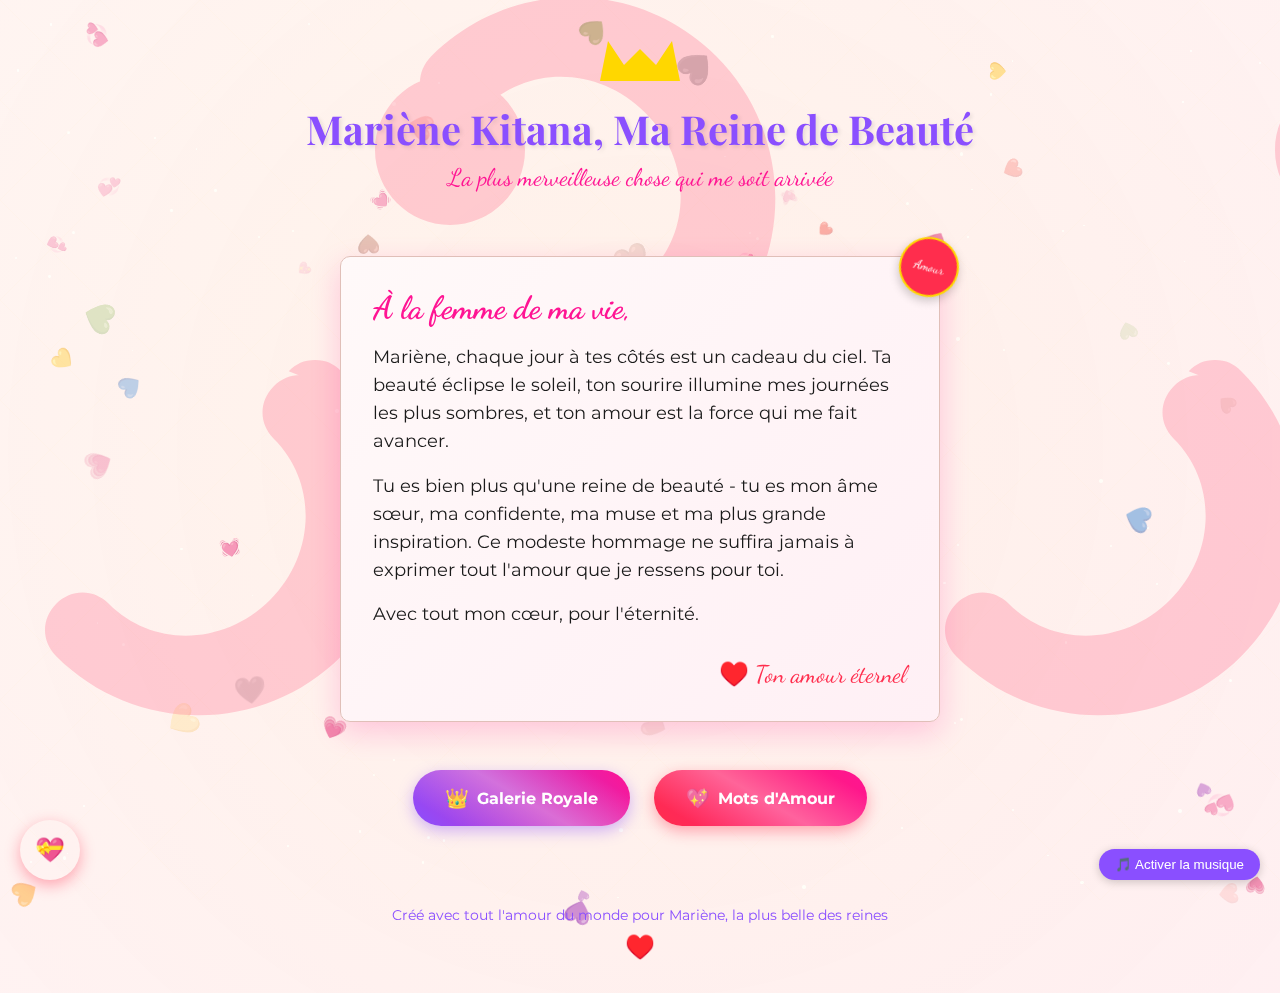
<file: attached_assets/kitana/index.html>
<!DOCTYPE html>
<html lang="fr">
<head>
    <meta charset="UTF-8">
    <meta name="viewport" content="width=device-width, initial-scale=1.0">
    <title>Marienne, Ma Reine de Beauté</title>
    <link rel="stylesheet" href="style.css">
    <link href="https://fonts.googleapis.com/css2?family=Playfair+Display:wght@400;700&family=Montserrat:wght@300;400;700&family=Dancing+Script:wght@700&display=swap" rel="stylesheet">
    <link rel="stylesheet" href="https://cdnjs.cloudflare.com/ajax/libs/animate.css/4.1.1/animate.min.css">
</head>
<body>
    <div class="luxury-overlay"></div>
    <div class="diamond-sparkle"></div>
    <div class="heart-pulse"></div>
    
    <header class="royal-header">
        <div class="crown-container">
            <div class="crown animate__animated animate__tada animate__infinite"></div>
        </div>
        <h1 class="animate__animated animate__fadeInDown">Mariène Kitana, Ma Reine de Beauté</h1>
        <p class="subtitle animate__animated animate__fadeInUp animate__delay-1s">La plus merveilleuse chose qui me soit arrivée</p>
    </header>

    <main class="love-container">
        <div class="love-letter animate__animated animate__zoomIn animate__delay-2s">
            <div class="letter-inner">
                <h2>À la femme de ma vie,</h2>
                <p>Mariène, chaque jour à tes côtés est un cadeau du ciel. Ta beauté éclipse le soleil, ton sourire illumine mes journées les plus sombres, et ton amour est la force qui me fait avancer.</p>
                <p>Tu es bien plus qu'une reine de beauté - tu es mon âme sœur, ma confidente, ma muse et ma plus grande inspiration. Ce modeste hommage ne suffira jamais à exprimer tout l'amour que je ressens pour toi.</p>
                <p>Avec tout mon cœur, pour l'éternité.</p>
                <div class="signature">♥️ Ton amour éternel</div>
            </div>
            <div class="seal"></div>
        </div>

        <div class="navigation-buttons">
            <a href="galerie.html" class="btn royal-btn animate__animated animate__bounceIn animate__delay-3s">
                <span class="btn-icon">👑</span> Galerie Royale
            </a>
            <a href="remerciement.html" class="btn love-btn animate__animated animate__bounceIn animate__delay-4s">
                <span class="btn-icon">💖</span> Mots d'Amour
            </a>
        </div>
    </main>

    <div class="floating-hearts"></div>
    <div class="premium-glow"></div>

    <footer class="royal-footer">
        <p>Créé avec tout l'amour du monde pour Mariène, la plus belle des reines</p>
        <div class="footer-heart animate__animated animate__pulse animate__infinite">♥️</div>
    </footer>

    <script src="yong.js"></script>
</body>
</html>
</file>
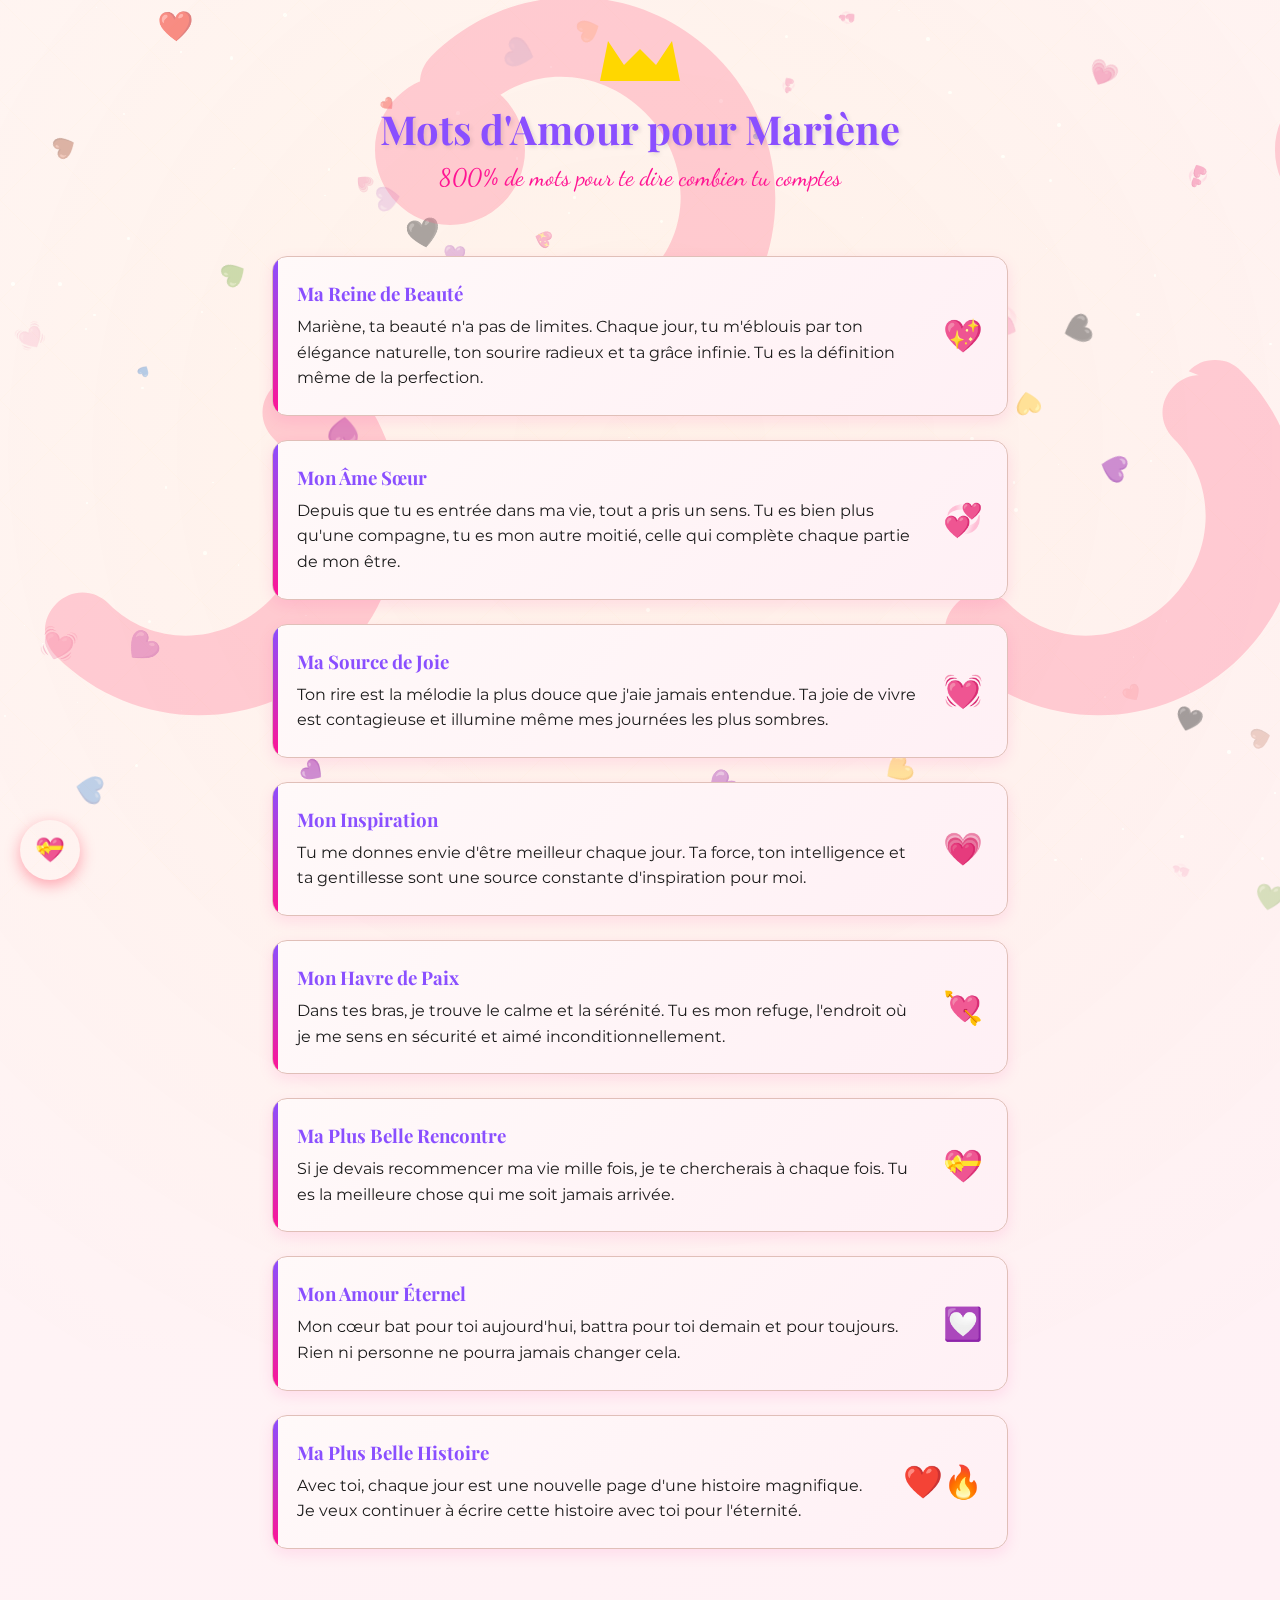
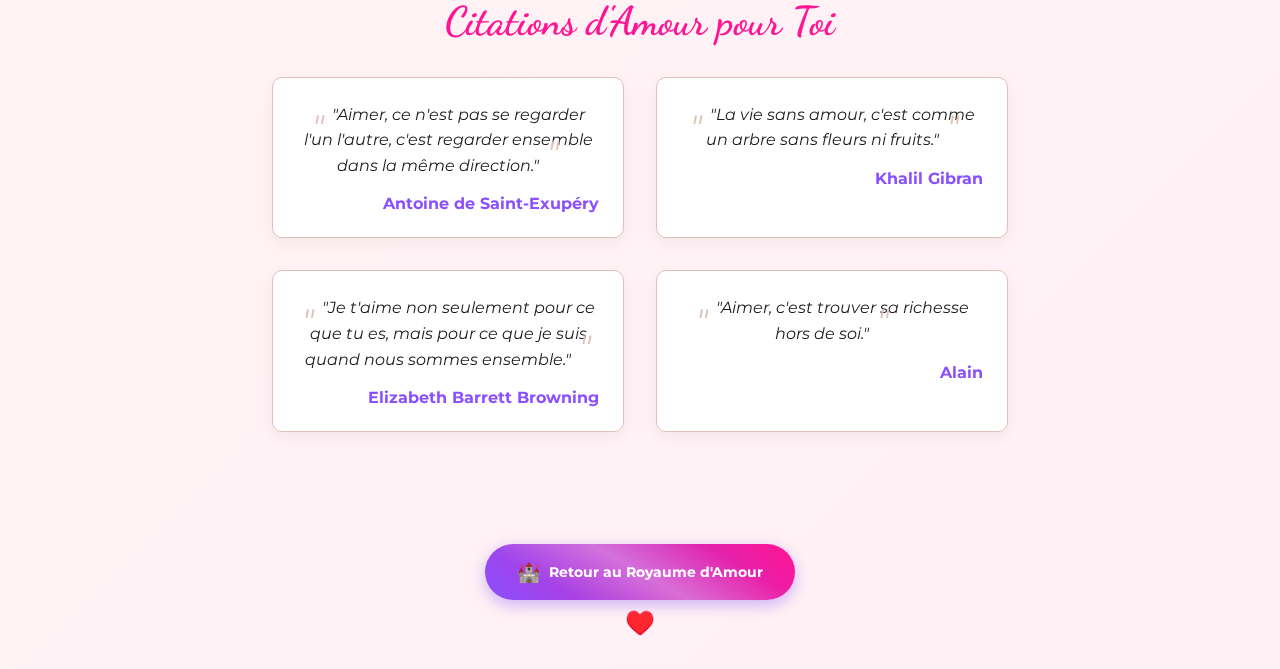
<file: attached_assets/kitana/remerciement.html>
<!DOCTYPE html>
<html lang="fr">
<head>
    <meta charset="UTF-8">
    <meta name="viewport" content="width=device-width, initial-scale=1.0">
    <title>Mots d'Amour - Marienne, Ma Reine de Beauté</title>
    <link rel="stylesheet" href="style.css">
    <link href="https://fonts.googleapis.com/css2?family=Playfair+Display:wght@400;700&family=Montserrat:wght@300;400;700&family=Dancing+Script:wght@700&display=swap" rel="stylesheet">
    <link rel="stylesheet" href="https://cdnjs.cloudflare.com/ajax/libs/animate.css/4.1.1/animate.min.css">
</head>
<body>
    <div class="luxury-overlay"></div>
    <div class="diamond-sparkle"></div>
    <div class="heart-pulse"></div>
    
    <header class="royal-header">
        <div class="crown-container">
            <div class="crown animate__animated animate__tada animate__infinite"></div>
        </div>
        <h1 class="animate__animated animate__fadeInDown">Mots d'Amour pour Mariène</h1>
        <p class="subtitle animate__animated animate__fadeInUp animate__delay-1s">800% de mots pour te dire combien tu comptes</p>
    </header>

    <main class="thanks-container">
        <div class="love-messages">
            <div class="message-card animate__animated animate__fadeInLeft animate__delay-2s">
                <div class="message-content">
                    <h3>Ma Reine de Beauté</h3>
                    <p>Mariène, ta beauté n'a pas de limites. Chaque jour, tu m'éblouis par ton élégance naturelle, ton sourire radieux et ta grâce infinie. Tu es la définition même de la perfection.</p>
                </div>
                <div class="message-heart">💖</div>
            </div>
            
            <div class="message-card animate__animated animate__fadeInRight animate__delay-3s">
                <div class="message-content">
                    <h3>Mon Âme Sœur</h3>
                    <p>Depuis que tu es entrée dans ma vie, tout a pris un sens. Tu es bien plus qu'une compagne, tu es mon autre moitié, celle qui complète chaque partie de mon être.</p>
                </div>
                <div class="message-heart">💞</div>
            </div>
            
            <div class="message-card animate__animated animate__fadeInLeft animate__delay-4s">
                <div class="message-content">
                    <h3>Ma Source de Joie</h3>
                    <p>Ton rire est la mélodie la plus douce que j'aie jamais entendue. Ta joie de vivre est contagieuse et illumine même mes journées les plus sombres.</p>
                </div>
                <div class="message-heart">💓</div>
            </div>
            
            <div class="message-card animate__animated animate__fadeInRight animate__delay-5s">
                <div class="message-content">
                    <h3>Mon Inspiration</h3>
                    <p>Tu me donnes envie d'être meilleur chaque jour. Ta force, ton intelligence et ta gentillesse sont une source constante d'inspiration pour moi.</p>
                </div>
                <div class="message-heart">💗</div>
            </div>
            
            <div class="message-card animate__animated animate__fadeInLeft">
                <div class="message-content">
                    <h3>Mon Havre de Paix</h3>
                    <p>Dans tes bras, je trouve le calme et la sérénité. Tu es mon refuge, l'endroit où je me sens en sécurité et aimé inconditionnellement.</p>
                </div>
                <div class="message-heart">💘</div>
            </div>
            
            <div class="message-card animate__animated animate__fadeInRight">
                <div class="message-content">
                    <h3>Ma Plus Belle Rencontre</h3>
                    <p>Si je devais recommencer ma vie mille fois, je te chercherais à chaque fois. Tu es la meilleure chose qui me soit jamais arrivée.</p>
                </div>
                <div class="message-heart">💝</div>
            </div>
            
            <div class="message-card animate__animated animate__fadeInLeft">
                <div class="message-content">
                    <h3>Mon Amour Éternel</h3>
                    <p>Mon cœur bat pour toi aujourd'hui, battra pour toi demain et pour toujours. Rien ni personne ne pourra jamais changer cela.</p>
                </div>
                <div class="message-heart">💟</div>
            </div>
            
            <div class="message-card animate__animated animate__fadeInRight">
                <div class="message-content">
                    <h3>Ma Plus Belle Histoire</h3>
                    <p>Avec toi, chaque jour est une nouvelle page d'une histoire magnifique. Je veux continuer à écrire cette histoire avec toi pour l'éternité.</p>
                </div>
                <div class="message-heart">❤️🔥</div>
            </div>
        </div>
        
        <div class="love-quotes">
            <h2 class="animate__animated animate__fadeIn">Citations d'Amour pour Toi</h2>
            <div class="quotes-container">
                <div class="quote animate__animated animate__zoomIn">
                    <blockquote>"Aimer, ce n'est pas se regarder l'un l'autre, c'est regarder ensemble dans la même direction."</blockquote>
                    <cite>Antoine de Saint-Exupéry</cite>
                </div>
                <div class="quote animate__animated animate__zoomIn">
                    <blockquote>"La vie sans amour, c'est comme un arbre sans fleurs ni fruits."</blockquote>
                    <cite>Khalil Gibran</cite>
                </div>
                <div class="quote animate__animated animate__zoomIn">
                    <blockquote>"Je t'aime non seulement pour ce que tu es, mais pour ce que je suis quand nous sommes ensemble."</blockquote>
                    <cite>Elizabeth Barrett Browning</cite>
                </div>
                <div class="quote animate__animated animate__zoomIn">
                    <blockquote>"Aimer, c'est trouver sa richesse hors de soi."</blockquote>
                    <cite>Alain</cite>
                </div>
            </div>
        </div>
    </main>

    <div class="floating-hearts"></div>
    <div class="premium-glow"></div>

    <footer class="royal-footer">
        <a href="index.html" class="btn royal-btn">
            <span class="btn-icon">🏰</span> Retour au Royaume d'Amour
        </a>
        <div class="footer-heart animate__animated animate__pulse animate__infinite">♥️</div>
    </footer>

    <script src="yong.js"></script>
</body>
</html>
</file>
<file: attached_assets/kitana/style.css>
/* Variables royales */
:root {
    --royal-purple: #8a4fff;
    --gold: #ffd700;
    --rose-gold: #e0bfb8;
    --deep-pink: #ff1493;
    --soft-pink: #ffb6c1;
    --diamond-white: #f0f8ff;
    --luxury-black: #1a1a1a;
    --heart-red: #ff2d4d;
}

/* Reset et base royale */
* {
    margin: 0;
    padding: 0;
    box-sizing: border-box;
}

body {
    font-family: 'Montserrat', sans-serif;
    background: linear-gradient(135deg, #fff5f5 0%, #fff0f5 100%);
    color: var(--luxury-black);
    overflow-x: hidden;
    position: relative;
}

/* Overlay de luxe */
.luxury-overlay {
    position: fixed;
    top: 0;
    left: 0;
    width: 100%;
    height: 100%;
    background: url('data:image/svg+xml;utf8,<svg xmlns="http://www.w3.org/2000/svg" width="100" height="100" viewBox="0 0 100 100"><path fill="none" stroke="%23ffd70020" stroke-width="0.5" d="M0,0 L100,100 M100,0 L0,100"/></svg>');
    opacity: 0.3;
    z-index: -1;
}

/* Effets diamant */
.diamond-sparkle {
    position: fixed;
    width: 100%;
    height: 100%;
    background: url('data:image/svg+xml;utf8,<svg xmlns="http://www.w3.org/2000/svg" width="20" height="20" viewBox="0 0 20 20"><polygon fill="%23ffffff80" points="10,0 4,10 10,20 16,10"/></svg>') repeat;
    background-size: 20px 20px;
    animation: sparkle 10s linear infinite;
    z-index: -2;
    opacity: 0.1;
}

/* Effet de coeur pulsant */
.heart-pulse {
    position: fixed;
    top: 50%;
    left: 50%;
    transform: translate(-50%, -50%);
    width: 200vw;
    height: 200vh;
    background: radial-gradient(circle, var(--heart-red) 0%, transparent 70%);
    opacity: 0;
    z-index: -3;
    animation: pulse 8s ease-out infinite;
}

/* En-tête royal */
.royal-header {
    text-align: center;
    padding: 2rem 1rem;
    position: relative;
}

.crown-container {
    margin-bottom: 1rem;
}

.crown {
    display: inline-block;
    width: 80px;
    height: 50px;
    background: url('data:image/svg+xml;utf8,<svg xmlns="http://www.w3.org/2000/svg" viewBox="0 0 100 60"><path fill="%23ffd700" d="M10,10 L30,40 L50,20 L70,40 L90,10 L100,60 L0,60 Z"/></svg>') no-repeat center;
    background-size: contain;
}

.royal-header h1 {
    font-family: 'Playfair Display', serif;
    font-size: 2.5rem;
    color: var(--royal-purple);
    margin-bottom: 0.5rem;
    text-shadow: 2px 2px 4px rgba(0,0,0,0.1);
}

.subtitle {
    font-family: 'Dancing Script', cursive;
    font-size: 1.5rem;
    color: var(--deep-pink);
}

/* Lettre d'amour */
.love-letter {
    max-width: 600px;
    margin: 2rem auto;
    padding: 2rem;
    background: linear-gradient(135deg, #fff9f9 0%, #fff0f5 100%);
    border-radius: 10px;
    box-shadow: 0 10px 30px rgba(255, 20, 147, 0.2);
    position: relative;
    border: 1px solid var(--rose-gold);
    transform-style: preserve-3d;
    transition: transform 0.5s ease;
}

.love-letter:hover {
    transform: rotateY(5deg) rotateX(2deg) translateY(-5px);
}

.letter-inner {
    position: relative;
    z-index: 2;
}

.love-letter h2 {
    font-family: 'Dancing Script', cursive;
    color: var(--deep-pink);
    margin-bottom: 1rem;
    font-size: 2rem;
}

.love-letter p {
    margin-bottom: 1rem;
    line-height: 1.6;
    font-size: 1.1rem;
}

.signature {
    font-family: 'Dancing Script', cursive;
    font-size: 1.5rem;
    text-align: right;
    margin-top: 2rem;
    color: var(--heart-red);
}

.seal {
    position: absolute;
    top: -20px;
    right: -20px;
    width: 60px;
    height: 60px;
    background: var(--heart-red);
    border-radius: 50%;
    display: flex;
    align-items: center;
    justify-content: center;
    color: white;
    font-family: 'Dancing Script', cursive;
    font-size: 0.8rem;
    box-shadow: 0 4px 10px rgba(0,0,0,0.2);
    transform: rotate(15deg);
    border: 2px solid var(--gold);
}

.seal::after {
    content: "Amour";
    position: absolute;
    color: white;
}

/* Boutons royaux */
.navigation-buttons {
    display: flex;
    justify-content: center;
    gap: 1.5rem;
    margin-top: 3rem;
    flex-wrap: wrap;
}

.btn {
    padding: 1rem 2rem;
    border-radius: 50px;
    font-weight: bold;
    text-decoration: none;
    display: inline-flex;
    align-items: center;
    transition: all 0.3s ease;
    position: relative;
    overflow: hidden;
}

.btn::after {
    content: '';
    position: absolute;
    top: -50%;
    left: -50%;
    width: 200%;
    height: 200%;
    background: linear-gradient(transparent, rgba(255,255,255,0.3), transparent);
    transform: rotate(30deg);
    transition: all 0.5s ease;
}

.btn:hover::after {
    left: 100%;
}

.royal-btn {
    background: linear-gradient(45deg, var(--royal-purple), var(--deep-pink));
    color: white;
    box-shadow: 0 5px 15px rgba(138, 79, 255, 0.4);
}

.love-btn {
    background: linear-gradient(45deg, var(--heart-red), var(--deep-pink));
    color: white;
    box-shadow: 0 5px 15px rgba(255, 45, 77, 0.4);
}

.btn-icon {
    margin-right: 0.5rem;
    font-size: 1.2rem;
}

/* Coeurs flottants */
.floating-hearts {
    position: fixed;
    top: 0;
    left: 0;
    width: 100%;
    height: 100%;
    pointer-events: none;
    z-index: -1;
}

/* Effet premium */
.premium-glow {
    position: fixed;
    top: -50%;
    left: -50%;
    width: 200%;
    height: 200%;
    background: radial-gradient(circle, rgba(255,215,0,0.05) 0%, transparent 70%);
    animation: rotate-glow 20s linear infinite;
    z-index: -2;
}

/* Pied de page royal */
.royal-footer {
    text-align: center;
    padding: 2rem 1rem;
    margin-top: 3rem;
    font-size: 0.9rem;
    color: var(--royal-purple);
    position: relative;
}

.footer-heart {
    margin-top: 0.5rem;
    font-size: 1.5rem;
}

/* Animations */
@keyframes sparkle {
    0% { background-position: 0 0; }
    100% { background-position: 20px 20px; }
}

@keyframes pulse {
    0% { transform: translate(-50%, -50%) scale(0.8); opacity: 0.05; }
    50% { transform: translate(-50%, -50%) scale(1); opacity: 0.02; }
    100% { transform: translate(-50%, -50%) scale(0.8); opacity: 0.05; }
}

@keyframes rotate-glow {
    0% { transform: rotate(0deg); }
    100% { transform: rotate(360deg); }
}

/* Responsive design */
@media (max-width: 768px) {
    .royal-header h1 {
        font-size: 2rem;
    }
    
    .subtitle {
        font-size: 1.2rem;
    }
    
    .love-letter {
        padding: 1.5rem;
        margin: 1.5rem;
    }
    
    .navigation-buttons {
        flex-direction: column;
        align-items: center;
    }
    
    .btn {
        width: 80%;
        justify-content: center;
    }
}

/* Styles pour la galerie et remerciements seront inclus dans les autres fichiers */
/* Styles pour la galerie */
.gallery-container {
    padding: 2rem;
    max-width: 1200px;
    margin: 0 auto;
}

.gallery-filter {
    display: flex;
    justify-content: center;
    gap: 1rem;
    margin-bottom: 2rem;
    flex-wrap: wrap;
}

.gallery-filter button {
    padding: 0.5rem 1.5rem;
    border: none;
    background: var(--rose-gold);
    color: var(--luxury-black);
    border-radius: 50px;
    cursor: pointer;
    transition: all 0.3s ease;
    font-weight: bold;
}

.gallery-filter button.active {
    background: linear-gradient(45deg, var(--royal-purple), var(--deep-pink));
    color: white;
    box-shadow: 0 3px 10px rgba(138, 79, 255, 0.3);
}

.gallery-filter button:hover {
    transform: translateY(-2px);
    box-shadow: 0 5px 15px rgba(0,0,0,0.1);
}

.gallery-grid {
    display: grid;
    grid-template-columns: repeat(auto-fill, minmax(250px, 1fr));
    gap: 1.5rem;
    margin-bottom: 3rem;
}

.gallery-item {
    position: relative;
    border-radius: 10px;
    overflow: hidden;
    box-shadow: 0 5px 15px rgba(0,0,0,0.1);
    transition: all 0.3s ease;
    cursor: pointer;
    aspect-ratio: 1 / 1;
}

.gallery-item:hover {
    transform: translateY(-5px) scale(1.03);
    box-shadow: 0 10px 25px rgba(255, 20, 147, 0.3);
}

.gallery-item img {
    width: 100%;
    height: 100%;
    object-fit: cover;
    display: block;
}

.gallery-overlay {
    position: absolute;
    bottom: 0;
    left: 0;
    right: 0;
    background: linear-gradient(transparent, rgba(0,0,0,0.7));
    padding: 1rem;
    color: white;
    display: flex;
    justify-content: space-between;
    align-items: flex-end;
}

.gallery-caption {
    font-size: 0.9rem;
}

.gallery-icon {
    font-size: 1.5rem;
}

/* Diaporama */
.gallery-slideshow {
    position: relative;
    max-width: 800px;
    margin: 3rem auto;
    border-radius: 15px;
    overflow: hidden;
    box-shadow: 0 10px 30px rgba(0,0,0,0.2);
}

.slideshow-container {
    position: relative;
    width: 100%;
    height: 500px;
}

.slide {
    position: absolute;
    width: 100%;
    height: 100%;
    opacity: 0;
    transition: opacity 1s ease;
}

.slide.active {
    opacity: 1;
}

.slide img {
    width: 100%;
    height: 100%;
    object-fit: cover;
}

.slide-caption {
    position: absolute;
    bottom: 0;
    left: 0;
    right: 0;
    background: linear-gradient(transparent, rgba(0,0,0,0.7));
    color: white;
    padding: 1rem;
    text-align: center;
    font-family: 'Dancing Script', cursive;
    font-size: 1.5rem;
}

.prev-slide, .next-slide {
    position: absolute;
    top: 50%;
    transform: translateY(-50%);
    background: rgba(255,255,255,0.5);
    border: none;
    color: var(--luxury-black);
    font-size: 1.5rem;
    padding: 1rem;
    cursor: pointer;
    border-radius: 50%;
    transition: all 0.3s ease;
    z-index: 10;
}

.prev-slide:hover, .next-slide:hover {
    background: rgba(255,255,255,0.8);
}

.prev-slide {
    left: 20px;
}

.next-slide {
    right: 20px;
}

/* Styles pour les remerciements */
.thanks-container {
    max-width: 800px;
    margin: 0 auto;
    padding: 2rem;
}

.love-messages {
    display: grid;
    grid-template-columns: 1fr;
    gap: 1.5rem;
    margin-bottom: 3rem;
}

.message-card {
    background: linear-gradient(135deg, #fff9f9 0%, #fff0f5 100%);
    border-radius: 15px;
    padding: 1.5rem;
    display: flex;
    align-items: center;
    box-shadow: 0 5px 15px rgba(255, 20, 147, 0.1);
    border: 1px solid var(--rose-gold);
    transition: all 0.3s ease;
    position: relative;
    overflow: hidden;
}

.message-card::before {
    content: '';
    position: absolute;
    top: 0;
    left: 0;
    width: 5px;
    height: 100%;
    background: linear-gradient(to bottom, var(--royal-purple), var(--deep-pink));
}

.message-card:hover {
    transform: translateY(-5px);
    box-shadow: 0 10px 25px rgba(255, 20, 147, 0.2);
}

.message-content {
    flex: 1;
}

.message-content h3 {
    color: var(--royal-purple);
    margin-bottom: 0.5rem;
    font-family: 'Playfair Display', serif;
}

.message-content p {
    color: var(--luxury-black);
    line-height: 1.6;
}

.message-heart {
    font-size: 2rem;
    margin-left: 1.5rem;
    animation: float 3s ease-in-out infinite;
}

.love-quotes {
    text-align: center;
    margin-top: 3rem;
}

.love-quotes h2 {
    font-family: 'Dancing Script', cursive;
    color: var(--deep-pink);
    font-size: 2.5rem;
    margin-bottom: 2rem;
}

.quotes-container {
    display: grid;
    grid-template-columns: repeat(auto-fit, minmax(300px, 1fr));
    gap: 2rem;
}

.quote {
    background: white;
    padding: 1.5rem;
    border-radius: 10px;
    box-shadow: 0 5px 15px rgba(0,0,0,0.05);
    border: 1px solid var(--rose-gold);
}

.quote blockquote {
    font-style: italic;
    color: var(--luxury-black);
    margin-bottom: 1rem;
    line-height: 1.6;
    position: relative;
}

.quote blockquote::before, .quote blockquote::after {
    content: '"';
    font-size: 2rem;
    color: var(--rose-gold);
    line-height: 0;
}

.quote blockquote::before {
    vertical-align: bottom;
    margin-right: 0.5rem;
}

.quote blockquote::after {
    vertical-align: top;
    margin-left: 0.5rem;
}

.quote cite {
    display: block;
    text-align: right;
    color: var(--royal-purple);
    font-style: normal;
    font-weight: bold;
}

/* Animations supplémentaires */
@keyframes float {
    0% { transform: translateY(0) rotate(0deg); }
    50% { transform: translateY(-10px) rotate(5deg); }
    100% { transform: translateY(0) rotate(0deg); }
}

/* Effets pour la galerie lightbox */
.lg-backdrop {
    background-color: rgba(0, 0, 0, 0.9) !important;
}

.lg-outer .lg-thumb-outer {
    background-color: rgba(0, 0, 0, 0.7) !important;
}

.lg-actions .lg-next, .lg-actions .lg-prev {
    background-color: rgba(255, 20, 147, 0.5) !important;
}

.lg-toolbar {
    background-color: rgba(0, 0, 0, 0.45) !important;
}


/* ---------------------------- */
/* EFFETS BONUS SUPPLÉMENTAIRES */
/* ---------------------------- */

/* 1. Effet de pluie de pétales de rose */
.rose-petals {
    position: fixed;
    top: 0;
    left: 0;
    width: 100%;
    height: 100%;
    pointer-events: none;
    z-index: -1;
    background-image: url('data:image/svg+xml;utf8,<svg xmlns="http://www.w3.org/2000/svg" viewBox="0 0 24 24" fill="%23ff6b8b"><path d="M12 2C13.1 2 14 2.9 14 4s-.9 2-2 2-2-.9-2-2 .9-2 2-2zm6 7c-.3 0-.5-.1-.7-.3-.4-.4-.4-1 0-1.4 1.2-1.2 1.1-3.1-.1-4.3-1.2-1.2-3.1-1.3-4.3-.1-.4.4-1 .4-1.4 0-.4-.4-.4-1 0-1.4 2.1-2.1 5.5-2.1 7.6 0 2.1 2.1 2.1 5.5 0 7.6-.2.2-.4.3-.7.3zm-9.3 1.3c-.4-.4-1-.4-1.4 0-.4.4-.4 1 0 1.4 1.2 1.2 1.1 3.1-.1 4.3-1.2 1.2-3.1 1.3-4.3.1-.4-.4-1-.4-1.4 0-.4.4-.4 1 0 1.4 2.1 2.1 5.5 2.1 7.6 0 2.1-2.1 2.1-5.5 0-7.6-.2-.2-.4-.3-.7-.3-.3 0-.5.1-.7.3z"/></svg>');
    animation: falling-petals 20s linear infinite;
    opacity: 0.3;
}

/* 2. Effet de lumière dorée qui suit la souris */
.gold-light {
    position: fixed;
    width: 200px;
    height: 200px;
    background: radial-gradient(circle, rgba(255,215,0,0.3) 0%, transparent 70%);
    border-radius: 50%;
    pointer-events: none;
    z-index: -1;
    transform: translate(-50%, -50%);
    opacity: 0;
    transition: opacity 0.3s ease;
}

/* 3. Effet de texte flottant romantique */
.floating-text {
    position: fixed;
    font-family: 'Dancing Script', cursive;
    color: var(--deep-love);
    font-size: 1.2rem;
    opacity: 0;
    pointer-events: none;
    z-index: 10;
    animation: float-up 4s ease-out forwards;
}

/* 4. Bouton spécial "Surprise" */
.surprise-btn {
    position: fixed;
    bottom: 20px;
    left: 20px;
    background: linear-gradient(45deg, var(--deep-love), var(--fabibi-purple));
    color: white;
    border: none;
    border-radius: 50%;
    width: 60px;
    height: 60px;
    font-size: 1.5rem;
    cursor: pointer;
    box-shadow: 0 5px 15px rgba(255, 45, 77, 0.4);
    display: flex;
    align-items: center;
    justify-content: center;
    z-index: 1000;
    transition: all 0.3s ease;
}

.surprise-btn:hover {
    transform: scale(1.1) rotate(30deg);
    box-shadow: 0 8px 20px rgba(255, 45, 77, 0.6);
}

/* 5. Effet de flash romantique */
.romantic-flash {
    position: fixed;
    top: 0;
    left: 0;
    width: 100%;
    height: 100%;
    background: radial-gradient(circle, rgba(255,255,255,0.8) 0%, transparent 70%);
    opacity: 0;
    pointer-events: none;
    z-index: 100;
}

/* 6. Coeur battant géant */
.heart-beat {
    position: fixed;
    top: 50%;
    left: 50%;
    transform: translate(-50%, -50%);
    font-size: 10rem;
    color: var(--heart-red);
    opacity: 0;
    z-index: 90;
    pointer-events: none;
    animation: heart-beat-anim 1s ease-out;
}

/* 7. Effet de fond étoilé */
.starry-bg {
    position: fixed;
    top: 0;
    left: 0;
    width: 100%;
    height: 100%;
    background: transparent;
    z-index: -3;
}

.star {
    position: absolute;
    background-color: white;
    border-radius: 50%;
    animation: twinkle 2s infinite alternate;
}

/* Animations bonus */
@keyframes falling-petals {
    0% { background-position: 0 0; }
    100% { background-position: 0 100vh; }
}

@keyframes float-up {
    0% { transform: translateY(0); opacity: 0; }
    20% { opacity: 1; }
    80% { opacity: 1; }
    100% { transform: translateY(-100px); opacity: 0; }
}

@keyframes heart-beat-anim {
    0% { transform: translate(-50%, -50%) scale(0.3); opacity: 0; }
    50% { opacity: 0.8; }
    100% { transform: translate(-50%, -50%) scale(1.5); opacity: 0; }
}

@keyframes twinkle {
    0% { opacity: 0.2; }
    100% { opacity: 1; }
}

/* 8. Effet de message secret */
.secret-message {
    position: fixed;
    bottom: 100px;
    left: 50%;
    transform: translateX(-50%);
    background: rgba(255, 255, 255, 0.9);
    padding: 1rem 2rem;
    border-radius: 50px;
    box-shadow: 0 5px 15px rgba(0,0,0,0.2);
    font-family: 'Dancing Script', cursive;
    color: var(--deep-love);
    font-size: 1.2rem;
    opacity: 0;
    transition: opacity 0.5s ease;
    z-index: 1000;
    text-align: center;
    max-width: 80%;
}

/* 9. Effet de baiser volant */
.flying-kiss {
    position: fixed;
    font-size: 2rem;
    opacity: 0;
    pointer-events: none;
    z-index: 100;
    animation: fly-kiss 3s ease-out forwards;
}

/* 10. Effet de feu d'artifice */
.firework {
    position: fixed;
    width: 5px;
    height: 5px;
    border-radius: 50%;
    box-shadow: 0 0 10px 5px;
    opacity: 0;
    z-index: 99;
}

/* Animation pour le baiser volant */
@keyframes fly-kiss {
    0% { transform: translate(0, 0) scale(0.5); opacity: 0; }
    20% { opacity: 1; }
    80% { opacity: 1; }
    100% { transform: translate(var(--end-x), var(--end-y)) scale(1.5); opacity: 0; }
}

/* 11. Effet de vibration romantique */
.romantic-vibration {
    animation: vibrate-romantic 0.3s linear infinite;
}

@keyframes vibrate-romantic {
    0% { transform: translate(0); }
    20% { transform: translate(-2px, 2px); }
    40% { transform: translate(2px, -2px); }
    60% { transform: translate(-2px, -2px); }
    80% { transform: translate(2px, 2px); }
    100% { transform: translate(0); }
}

/* 12. Effet de transition entre pages */
.page-transition {
    position: fixed;
    top: 0;
    left: 0;
    width: 100%;
    height: 100%;
    background: linear-gradient(135deg, var(--fabibi-purple), var(--deep-love));
    z-index: 9999;
    transform: scaleY(0);
    transform-origin: bottom;
    transition: transform 0.6s ease-in-out;
}

/* 13. Effet de reflet dans l'eau pour les images */
.water-reflection {
    position: relative;
    overflow: hidden;
}

.water-reflection::after {
    content: '';
    position: absolute;
    bottom: 0;
    left: 0;
    width: 100%;
    height: 30%;
    background: linear-gradient(to bottom, transparent, rgba(255,255,255,0.3));
    transform: scaleY(-1);
    opacity: 0.5;
}

/* 14. Effet de sélection romantique */
::selection {
    background: var(--deep-love);
    color: white;
}

/* 15. Effet de chargement personnalisé */
.loading-hearts {
    position: fixed;
    top: 0;
    left: 0;
    width: 100%;
    height: 100%;
    background: rgba(255, 255, 255, 0.9);
    display: flex;
    flex-direction: column;
    align-items: center;
    justify-content: center;
    z-index: 9998;
}

.loading-hearts .hearts-container {
    display: flex;
    gap: 1rem;
}

.loading-hearts .heart {
    font-size: 2rem;
    color: var(--deep-love);
    animation: loading-heart 1.5s infinite ease-in-out;
}

.loading-hearts .heart:nth-child(2) {
    animation-delay: 0.2s;
}

.loading-hearts .heart:nth-child(3) {
    animation-delay: 0.4s;
}

.loading-hearts p {
    margin-top: 2rem;
    font-family: 'Dancing Script', cursive;
    font-size: 1.5rem;
    color: var(--fabibi-purple);
}

@keyframes loading-heart {
    0%, 100% { transform: translateY(0) scale(1); }
    50% { transform: translateY(-20px) scale(1.3); }
}
</file>
